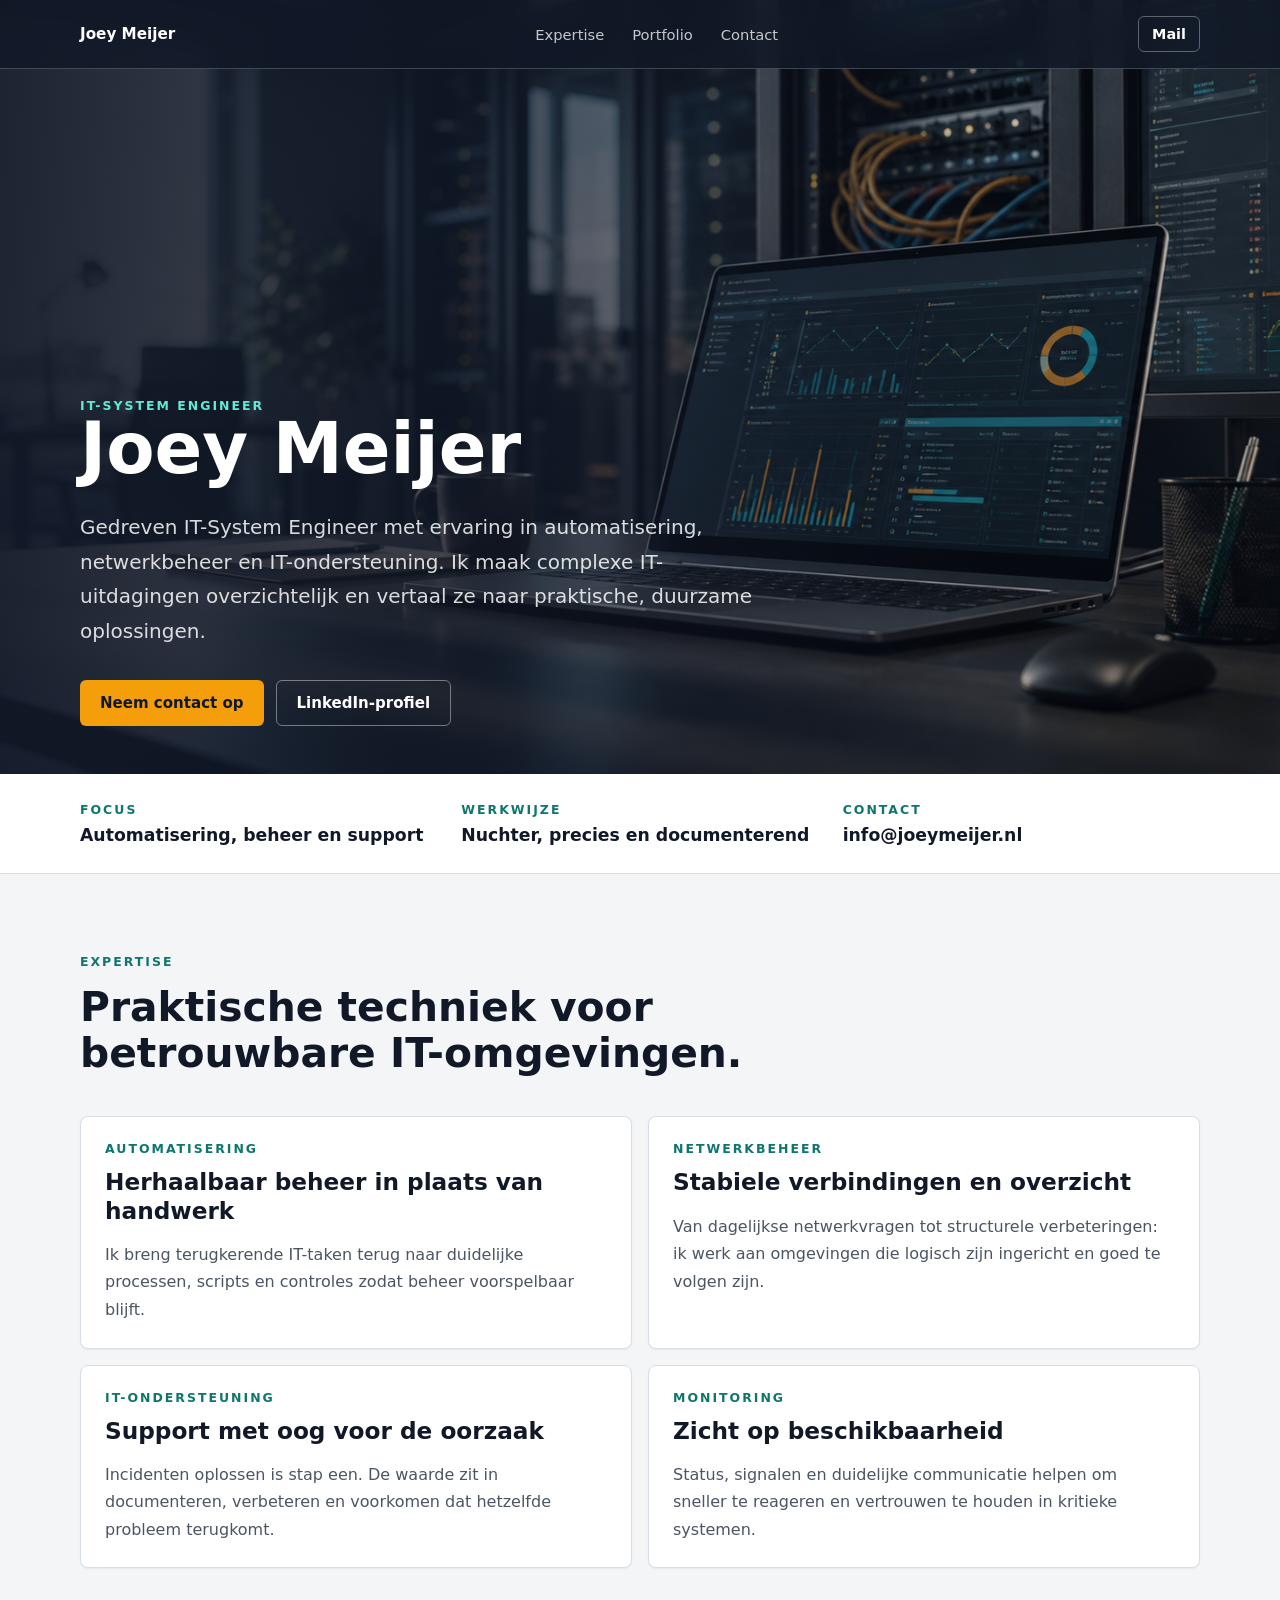
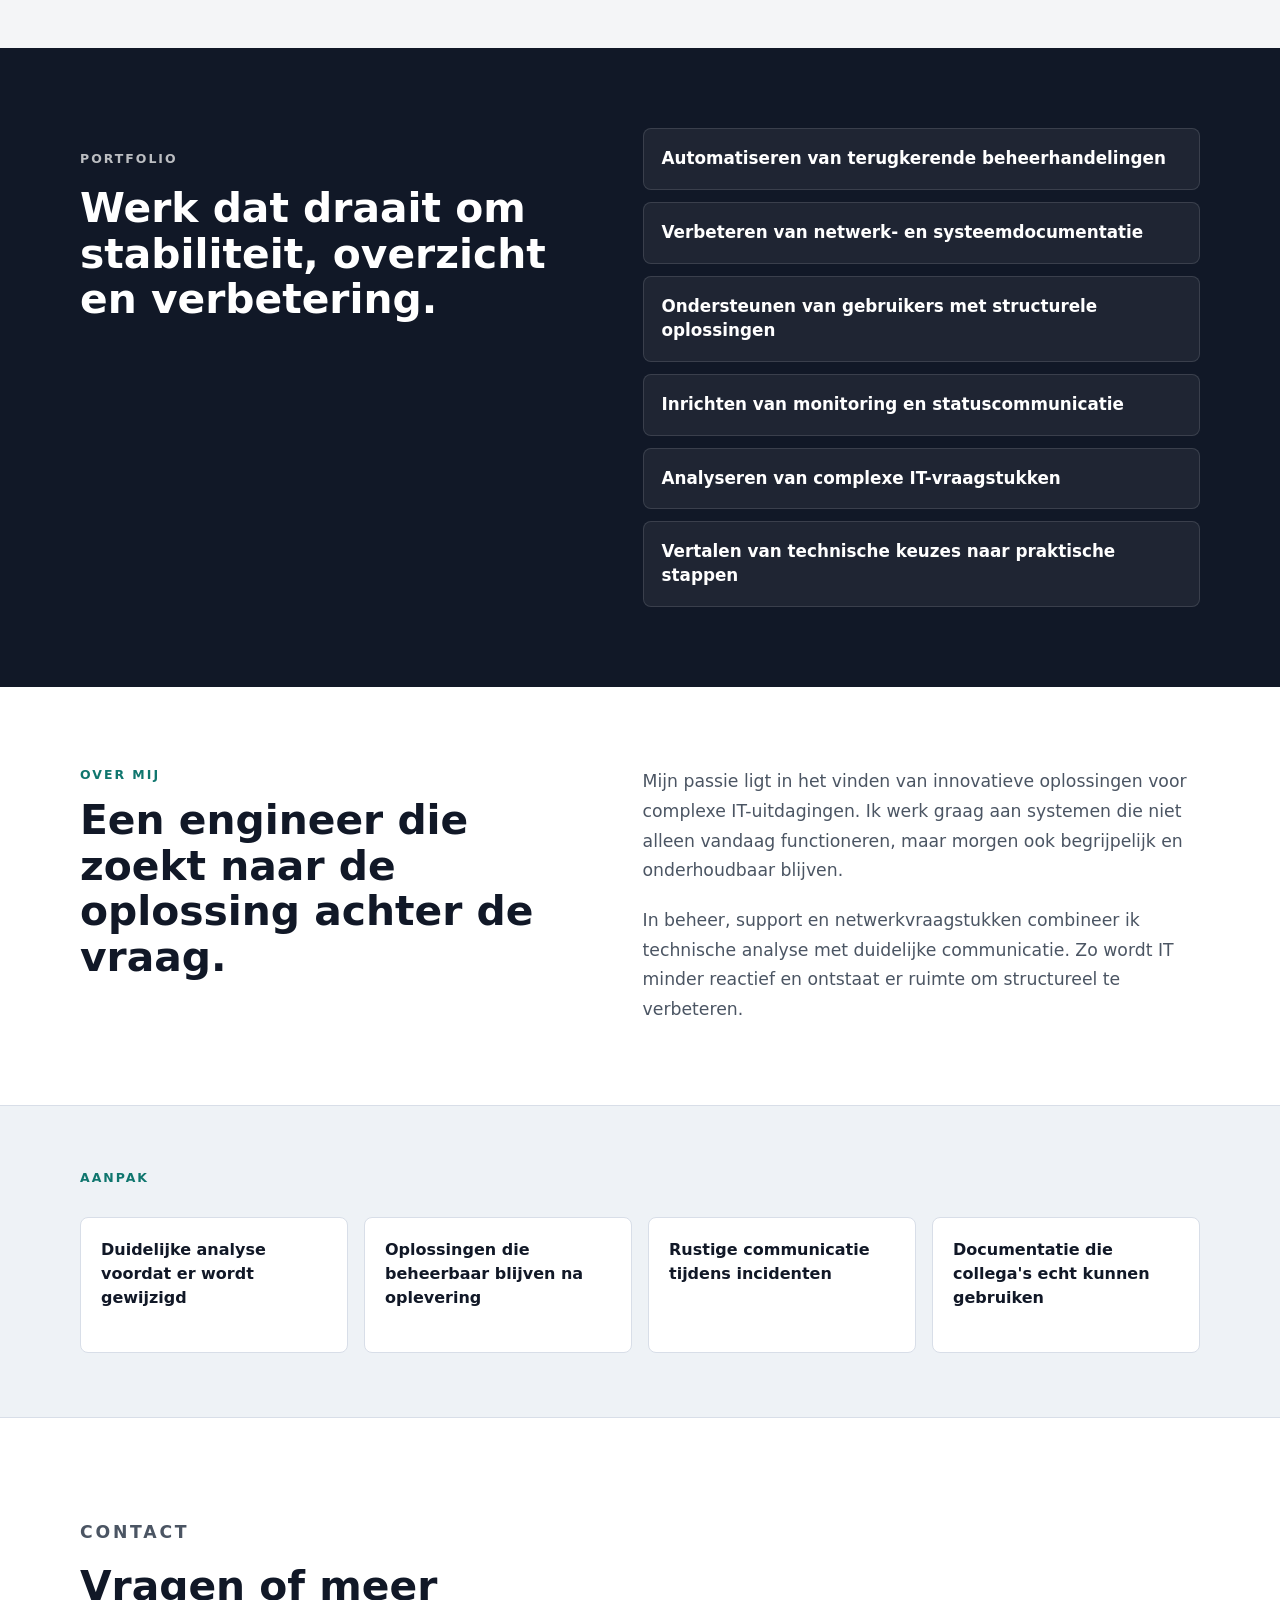
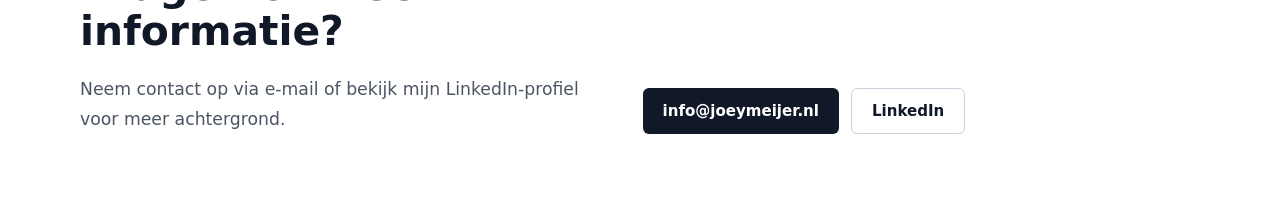
<file: index.html>
<!doctype html>
<html lang="nl">
  <head>
    <meta charset="utf-8" />
    <meta name="viewport" content="width=device-width, initial-scale=1" />
    <title>Joey Meijer | IT-System Engineer</title>
    <meta
      name="description"
      content="Portfolio van Joey Meijer, IT-System Engineer gespecialiseerd in automatisering, netwerkbeheer en IT-ondersteuning."
    />
    <meta property="og:title" content="Joey Meijer | IT-System Engineer" />
    <meta
      property="og:description"
      content="Professioneel portfolio voor automatisering, netwerkbeheer en IT-ondersteuning."
    />
    <meta property="og:image" content="/portfolio-hero.png" />
    <meta property="og:type" content="website" />
    <link rel="icon" href="/favicon.svg" />
    <link rel="preload" as="image" href="/portfolio-hero.png" />
    <link rel="stylesheet" href="/styles.css" />
  </head>
  <body>
    <header class="site-header">
      <nav class="nav" aria-label="Hoofdnavigatie">
        <a class="brand" href="#top">Joey Meijer</a>
        <div class="nav-links">
          <a href="#expertise">Expertise</a>
          <a href="#portfolio">Portfolio</a>
          <a href="#contact">Contact</a>
        </div>
        <a class="nav-action" href="mailto:info@joeymeijer.nl">Mail</a>
      </nav>
    </header>

    <main>
      <section id="top" class="hero">
        <img class="hero-image" src="/portfolio-hero.png" alt="" />
        <div class="hero-overlay"></div>
        <div class="hero-content">
          <p class="eyebrow hero-eyebrow">IT-System Engineer</p>
          <h1>Joey Meijer</h1>
          <p class="hero-copy">
            Gedreven IT-System Engineer met ervaring in automatisering,
            netwerkbeheer en IT-ondersteuning. Ik maak complexe IT-uitdagingen
            overzichtelijk en vertaal ze naar praktische, duurzame oplossingen.
          </p>
          <div class="hero-actions">
            <a class="button button-primary" href="mailto:info@joeymeijer.nl">
              Neem contact op
            </a>
            <a
              class="button button-secondary"
              href="https://www.linkedin.com/in/joeymeijer"
            >
              LinkedIn-profiel
            </a>
          </div>
        </div>
      </section>

      <section class="summary-band" aria-label="Profiel in het kort">
        <div class="summary-grid">
          <div>
            <p class="summary-label">Focus</p>
            <p>Automatisering, beheer en support</p>
          </div>
          <div>
            <p class="summary-label">Werkwijze</p>
            <p>Nuchter, precies en documenterend</p>
          </div>
          <div>
            <p class="summary-label">Contact</p>
            <p>info@joeymeijer.nl</p>
          </div>
        </div>
      </section>

      <section id="expertise" class="section">
        <div class="section-inner">
          <div class="section-heading">
            <p class="eyebrow">Expertise</p>
            <h2>Praktische techniek voor betrouwbare IT-omgevingen.</h2>
          </div>
          <div class="expertise-grid">
            <article class="card">
              <p class="card-label">Automatisering</p>
              <h3>Herhaalbaar beheer in plaats van handwerk</h3>
              <p>
                Ik breng terugkerende IT-taken terug naar duidelijke processen,
                scripts en controles zodat beheer voorspelbaar blijft.
              </p>
            </article>
            <article class="card">
              <p class="card-label">Netwerkbeheer</p>
              <h3>Stabiele verbindingen en overzicht</h3>
              <p>
                Van dagelijkse netwerkvragen tot structurele verbeteringen: ik
                werk aan omgevingen die logisch zijn ingericht en goed te volgen
                zijn.
              </p>
            </article>
            <article class="card">
              <p class="card-label">IT-ondersteuning</p>
              <h3>Support met oog voor de oorzaak</h3>
              <p>
                Incidenten oplossen is stap een. De waarde zit in documenteren,
                verbeteren en voorkomen dat hetzelfde probleem terugkomt.
              </p>
            </article>
            <article class="card">
              <p class="card-label">Monitoring</p>
              <h3>Zicht op beschikbaarheid</h3>
              <p>
                Status, signalen en duidelijke communicatie helpen om sneller te
                reageren en vertrouwen te houden in kritieke systemen.
              </p>
            </article>
          </div>
        </div>
      </section>

      <section id="portfolio" class="portfolio-section">
        <div class="portfolio-inner">
          <div class="portfolio-copy">
            <p class="eyebrow teal">Portfolio</p>
            <h2>Werk dat draait om stabiliteit, overzicht en verbetering.</h2>
          </div>
          <div class="theme-list" aria-label="Portfolio thema's">
            <div>Automatiseren van terugkerende beheerhandelingen</div>
            <div>Verbeteren van netwerk- en systeemdocumentatie</div>
            <div>Ondersteunen van gebruikers met structurele oplossingen</div>
            <div>Inrichten van monitoring en statuscommunicatie</div>
            <div>Analyseren van complexe IT-vraagstukken</div>
            <div>Vertalen van technische keuzes naar praktische stappen</div>
          </div>
        </div>
      </section>

      <section class="about-section">
        <div class="about-inner">
          <div>
            <p class="eyebrow">Over mij</p>
            <h2>Een engineer die zoekt naar de oplossing achter de vraag.</h2>
          </div>
          <div class="about-copy">
            <p>
              Mijn passie ligt in het vinden van innovatieve oplossingen voor
              complexe IT-uitdagingen. Ik werk graag aan systemen die niet alleen
              vandaag functioneren, maar morgen ook begrijpelijk en onderhoudbaar
              blijven.
            </p>
            <p>
              In beheer, support en netwerkvraagstukken combineer ik technische
              analyse met duidelijke communicatie. Zo wordt IT minder reactief en
              ontstaat er ruimte om structureel te verbeteren.
            </p>
          </div>
        </div>
      </section>

      <section class="principles-section" aria-label="Aanpak">
        <div class="section-inner">
          <p class="eyebrow">Aanpak</p>
          <div class="principles-grid">
            <div>Duidelijke analyse voordat er wordt gewijzigd</div>
            <div>Oplossingen die beheerbaar blijven na oplevering</div>
            <div>Rustige communicatie tijdens incidenten</div>
            <div>Documentatie die collega's echt kunnen gebruiken</div>
          </div>
        </div>
      </section>

      <section id="contact" class="contact-section">
        <div class="contact-inner">
          <div>
            <p class="eyebrow">Contact</p>
            <h2>Vragen of meer informatie?</h2>
            <p>
              Neem contact op via e-mail of bekijk mijn LinkedIn-profiel voor
              meer achtergrond.
            </p>
          </div>
          <div class="contact-actions">
            <a class="button button-primary-dark" href="mailto:info@joeymeijer.nl">
              info@joeymeijer.nl
            </a>
            <a
              class="button button-outline"
              href="https://www.linkedin.com/in/joeymeijer"
            >
              LinkedIn
            </a>
          </div>
        </div>
      </section>
    </main>
  </body>
</html>
</file>
<file: styles.css>
:root {
  --ink: #111827;
  --muted: #4b5563;
  --line: #d8dee8;
  --paper: #ffffff;
  --wash: #f4f5f7;
  --soft: #eef2f6;
  --teal: #0f766e;
  --teal-bright: #5eead4;
  --amber: #f59e0b;
  --amber-hover: #fbbf24;
}

* {
  box-sizing: border-box;
}

html {
  scroll-behavior: smooth;
}

body {
  margin: 0;
  background: var(--wash);
  color: var(--ink);
  font-family:
    Inter, ui-sans-serif, system-ui, -apple-system, BlinkMacSystemFont, "Segoe UI",
    sans-serif;
}

body,
button,
input,
textarea {
  letter-spacing: 0;
}

a {
  color: inherit;
  text-decoration: none;
}

img {
  display: block;
  max-width: 100%;
}

::selection {
  background: #99f6e4;
  color: var(--ink);
}

.site-header {
  position: fixed;
  top: 0;
  right: 0;
  left: 0;
  z-index: 30;
  border-bottom: 1px solid rgb(255 255 255 / 20%);
  background: rgb(17 24 39 / 82%);
  color: #ffffff;
  backdrop-filter: blur(16px);
}

.nav,
.section-inner,
.summary-grid,
.portfolio-inner,
.about-inner,
.contact-inner,
.hero-content {
  width: min(100% - 40px, 1120px);
  margin-inline: auto;
}

.nav {
  display: flex;
  align-items: center;
  justify-content: space-between;
  gap: 20px;
  padding: 16px 0;
}

.brand {
  font-size: 0.95rem;
  font-weight: 700;
}

.nav-links {
  display: flex;
  align-items: center;
  gap: 28px;
  color: rgb(255 255 255 / 76%);
  font-size: 0.92rem;
}

.nav-links a,
.nav-action,
.button {
  transition:
    background-color 160ms ease,
    border-color 160ms ease,
    color 160ms ease,
    transform 160ms ease;
}

.nav-links a:hover {
  color: #ffffff;
}

.nav-action {
  border: 1px solid rgb(255 255 255 / 32%);
  border-radius: 6px;
  padding: 9px 13px;
  font-size: 0.9rem;
  font-weight: 650;
}

.nav-action:hover {
  border-color: #ffffff;
  background: #ffffff;
  color: var(--ink);
}

.hero {
  position: relative;
  display: flex;
  min-height: 86svh;
  align-items: flex-end;
  overflow: hidden;
  background: var(--ink);
  color: #ffffff;
}

.hero-image,
.hero-overlay {
  position: absolute;
  inset: 0;
  width: 100%;
  height: 100%;
}

.hero-image {
  object-fit: cover;
}

.hero-overlay {
  background: linear-gradient(
    90deg,
    rgb(17 24 39 / 94%) 0%,
    rgb(17 24 39 / 74%) 38%,
    rgb(17 24 39 / 24%) 78%
  );
}

.hero-content {
  position: relative;
  z-index: 1;
  padding: 112px 0 48px;
}

.hero-content h1 {
  max-width: 740px;
  margin: 0;
  font-size: 4.4rem;
  font-weight: 720;
  line-height: 1.04;
}

.hero-copy {
  max-width: 690px;
  margin: 24px 0 0;
  color: rgb(255 255 255 / 84%);
  font-size: 1.25rem;
  line-height: 1.72;
}

.eyebrow,
.summary-label,
.card-label {
  margin: 0;
  color: var(--teal);
  font-size: 0.78rem;
  font-weight: 760;
  letter-spacing: 0.16em;
  text-transform: uppercase;
}

.hero-eyebrow,
.teal {
  color: var(--teal-bright);
}

.hero-actions,
.contact-actions {
  display: flex;
  flex-wrap: wrap;
  gap: 12px;
  margin-top: 32px;
}

.button {
  display: inline-flex;
  min-height: 46px;
  align-items: center;
  justify-content: center;
  border-radius: 6px;
  padding: 12px 20px;
  font-size: 0.94rem;
  font-weight: 720;
}

.button:hover {
  transform: translateY(-1px);
}

.button-primary,
.button-primary-dark {
  background: var(--amber);
  color: var(--ink);
}

.button-primary:hover,
.button-primary-dark:hover {
  background: var(--amber-hover);
}

.button-secondary {
  border: 1px solid rgb(255 255 255 / 40%);
  color: #ffffff;
}

.button-secondary:hover {
  border-color: #ffffff;
  background: #ffffff;
  color: var(--ink);
}

.button-primary-dark {
  background: var(--ink);
  color: #ffffff;
}

.button-primary-dark:hover {
  background: var(--teal);
  color: #ffffff;
}

.button-outline {
  border: 1px solid #c8d0db;
  background: #ffffff;
}

.button-outline:hover {
  border-color: var(--ink);
}

.summary-band {
  border-bottom: 1px solid var(--line);
  background: #ffffff;
}

.summary-grid {
  display: grid;
  grid-template-columns: repeat(3, 1fr);
  gap: 24px;
  padding: 28px 0;
}

.summary-grid p:last-child {
  margin: 8px 0 0;
  font-size: 1.08rem;
  font-weight: 700;
}

.section,
.about-section,
.contact-section {
  padding: 80px 0;
}

.section-heading {
  max-width: 760px;
}

h2 {
  margin: 16px 0 0;
  font-size: 2.55rem;
  font-weight: 720;
  line-height: 1.12;
}

h3 {
  margin: 12px 0 0;
  font-size: 1.45rem;
  font-weight: 700;
  line-height: 1.22;
}

.expertise-grid {
  display: grid;
  grid-template-columns: repeat(2, 1fr);
  gap: 16px;
  margin-top: 40px;
}

.card {
  border: 1px solid var(--line);
  border-radius: 8px;
  background: #ffffff;
  padding: 24px;
  box-shadow: 0 1px 2px rgb(17 24 39 / 5%);
}

.card p:last-child,
.portfolio-copy p,
.about-copy p,
.contact-inner p {
  color: var(--muted);
  line-height: 1.72;
}

.card p:last-child {
  margin: 16px 0 0;
}

.portfolio-section {
  background: var(--ink);
  color: #ffffff;
  padding: 80px 0;
}

.portfolio-inner,
.about-inner,
.contact-inner {
  display: grid;
  grid-template-columns: 0.96fr 1.04fr;
  gap: 48px;
}

.portfolio-copy p {
  color: rgb(255 255 255 / 72%);
  margin: 20px 0 0;
}

.portfolio-copy .button {
  margin-top: 32px;
}

.theme-list {
  display: grid;
  gap: 12px;
}

.theme-list div {
  border: 1px solid rgb(255 255 255 / 12%);
  border-radius: 8px;
  background: rgb(255 255 255 / 6%);
  padding: 18px;
  font-size: 1.05rem;
  font-weight: 650;
  line-height: 1.42;
}

.about-section {
  background: #ffffff;
}

.about-copy {
  display: grid;
  gap: 20px;
  font-size: 1.08rem;
}

.about-copy p {
  margin: 0;
}

.principles-section {
  border-block: 1px solid var(--line);
  background: var(--soft);
  padding: 64px 0;
}

.principles-grid {
  display: grid;
  grid-template-columns: repeat(4, 1fr);
  gap: 16px;
  margin-top: 32px;
}

.principles-grid div {
  min-height: 136px;
  border: 1px solid var(--line);
  border-radius: 8px;
  background: #ffffff;
  padding: 20px;
  font-weight: 700;
  line-height: 1.5;
}

.contact-section {
  background: #ffffff;
}

.contact-inner {
  align-items: end;
}

.contact-inner p {
  margin: 20px 0 0;
  font-size: 1.08rem;
}

@media (max-width: 840px) {
  .nav,
  .section-inner,
  .summary-grid,
  .portfolio-inner,
  .about-inner,
  .contact-inner,
  .hero-content {
    width: min(100% - 32px, 1120px);
  }

  .nav-links {
    display: none;
  }

  .hero {
    min-height: 84svh;
  }

  .hero-overlay {
    background: linear-gradient(
      180deg,
      rgb(17 24 39 / 70%) 0%,
      rgb(17 24 39 / 94%) 76%
    );
  }

  .hero-content {
    padding: 96px 0 36px;
  }

  .hero-content h1 {
    font-size: 3.2rem;
  }

  .hero-copy {
    font-size: 1.08rem;
  }

  .summary-grid,
  .expertise-grid,
  .portfolio-inner,
  .about-inner,
  .principles-grid,
  .contact-inner {
    grid-template-columns: 1fr;
  }

  h2 {
    font-size: 2rem;
  }

  .section,
  .about-section,
  .contact-section,
  .portfolio-section {
    padding: 64px 0;
  }

  .principles-grid div {
    min-height: auto;
  }
}

@media (max-width: 440px) {
  .brand {
    max-width: 120px;
  }

  .hero-content h1 {
    font-size: 2.72rem;
  }

  .button {
    width: 100%;
  }
}
</file>
